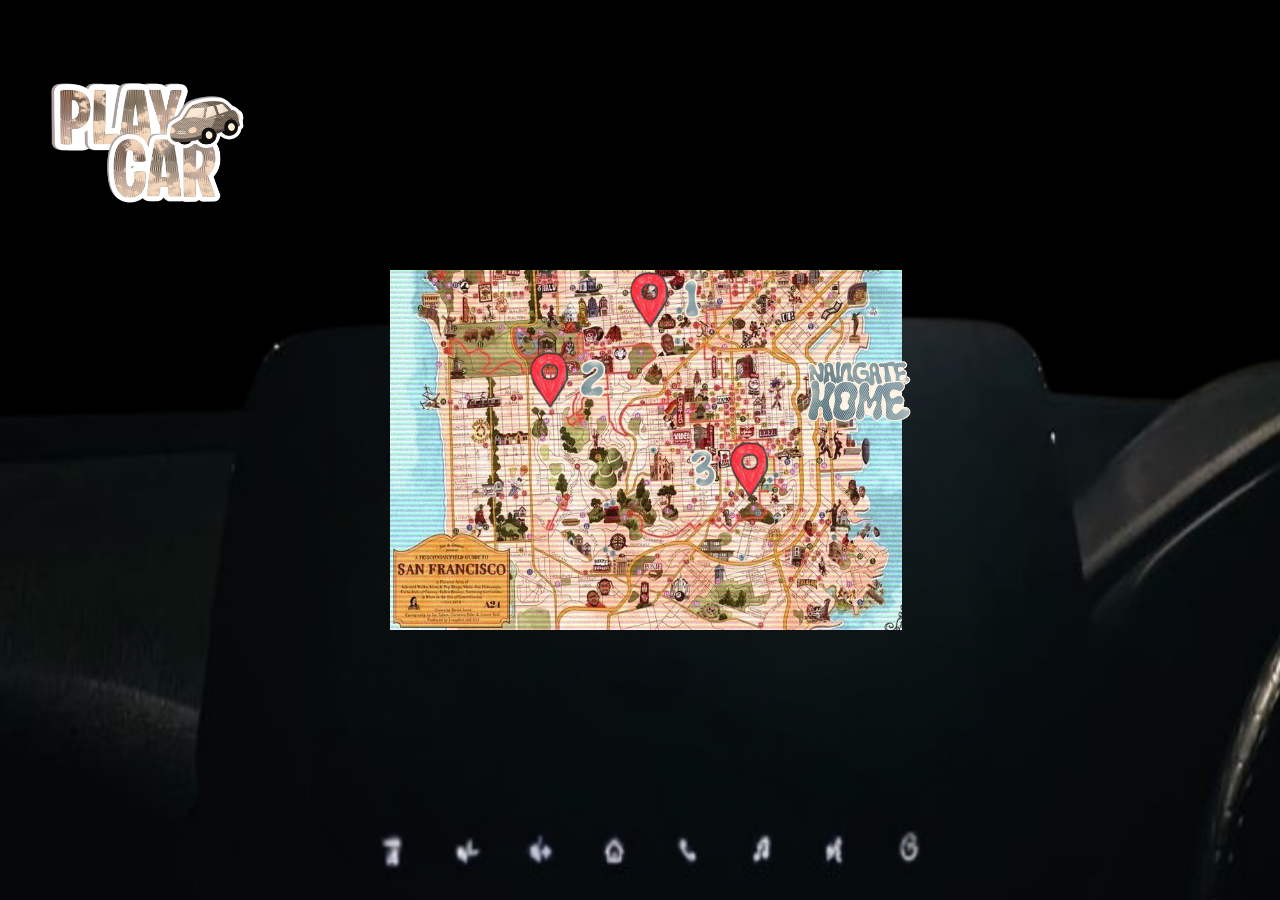
<file: index.html>
<!DOCTYPE html>
<html>
<head>
    <title>Playcar</title>
    <link rel="stylesheet" href="style.css">
</head>

<body>
 
    <video autoplay muted loop playsinline class="background-video">
    <source src="assets/2skybackground.mp4" type="video/mp4">
    </video>
    <img src="assets/car.png" class="car">
    <img src="assets/sanfrancsicomap2.png" class="map">
    <img src="assets/logo.png" class="main-title">
    <img src="assets/navigatehomedisplay.png" class="navigatehomedisplay">

    <img src="assets/number1.png" class="number1">
    <img src="assets/number2.png" class="number2">
    <img src="assets/number3.png" class="number3">

    <a href="home.html">
    <img src="assets/locationpin.png" class="pinhome">
    </a>

    <a href="tictactoe.html">
    <img src="assets/locationpin.png" class="pintictactoe">
    </a>

    <a href="memorygame.html">
    <img src="assets/locationpin.png" class="pinmemory">
    </a>


</body>
</html>
</file>
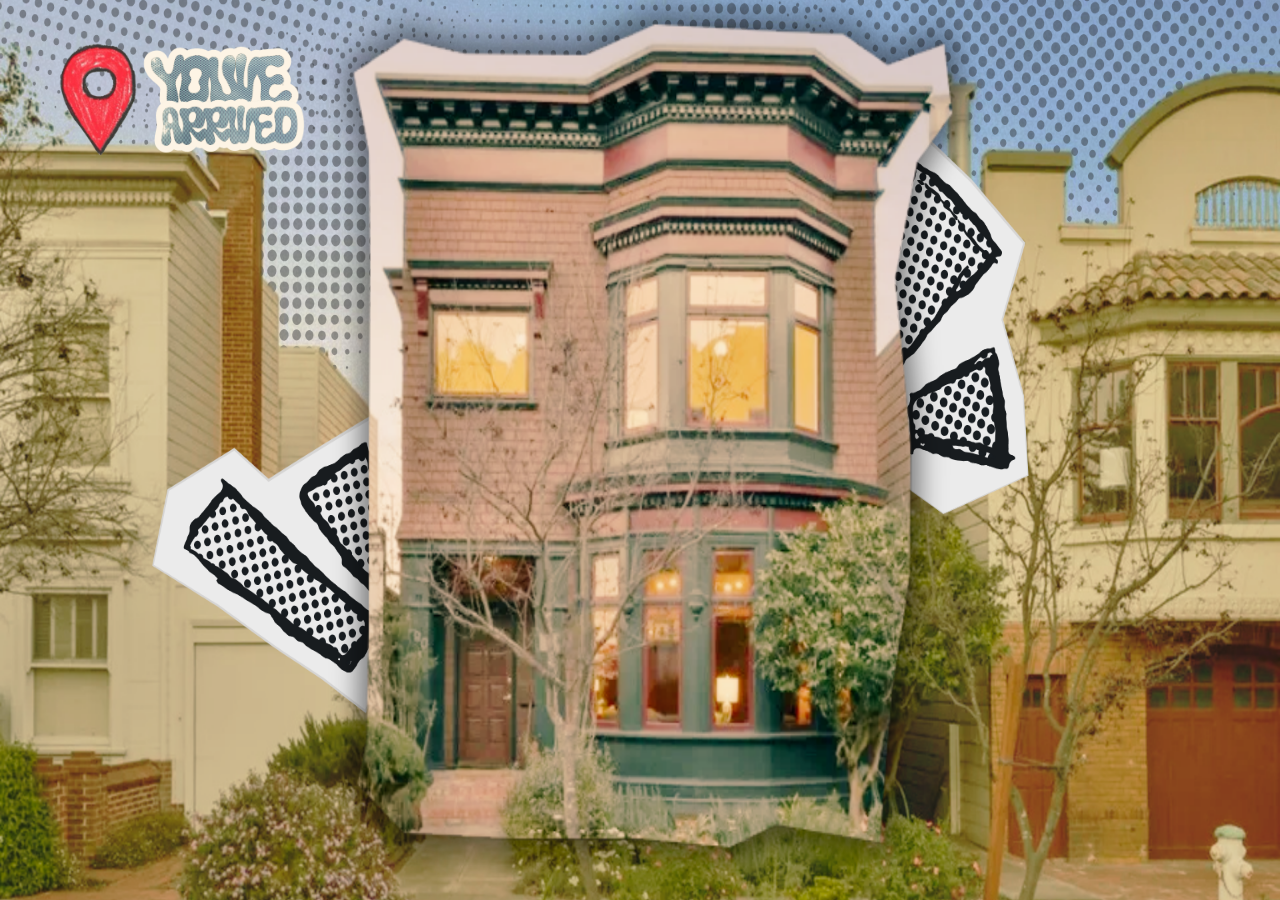
<file: home.html>
<!DOCTYPE html>
<html>
   
<head> 
    <title>Home</title>
     <link rel="stylesheet" href="home.css">
</head>

    <body>

        <img src="assets/homebackground2.png" class="home-background">
        <img src="assets/house.png" class="house">
        <img src="assets/youvearrived.png" class="youvearrived">
       
        <a href="index.html">
             <img src="assets/locationpin.png" class="pin">
        </a>

    </body>
</html>
</file>
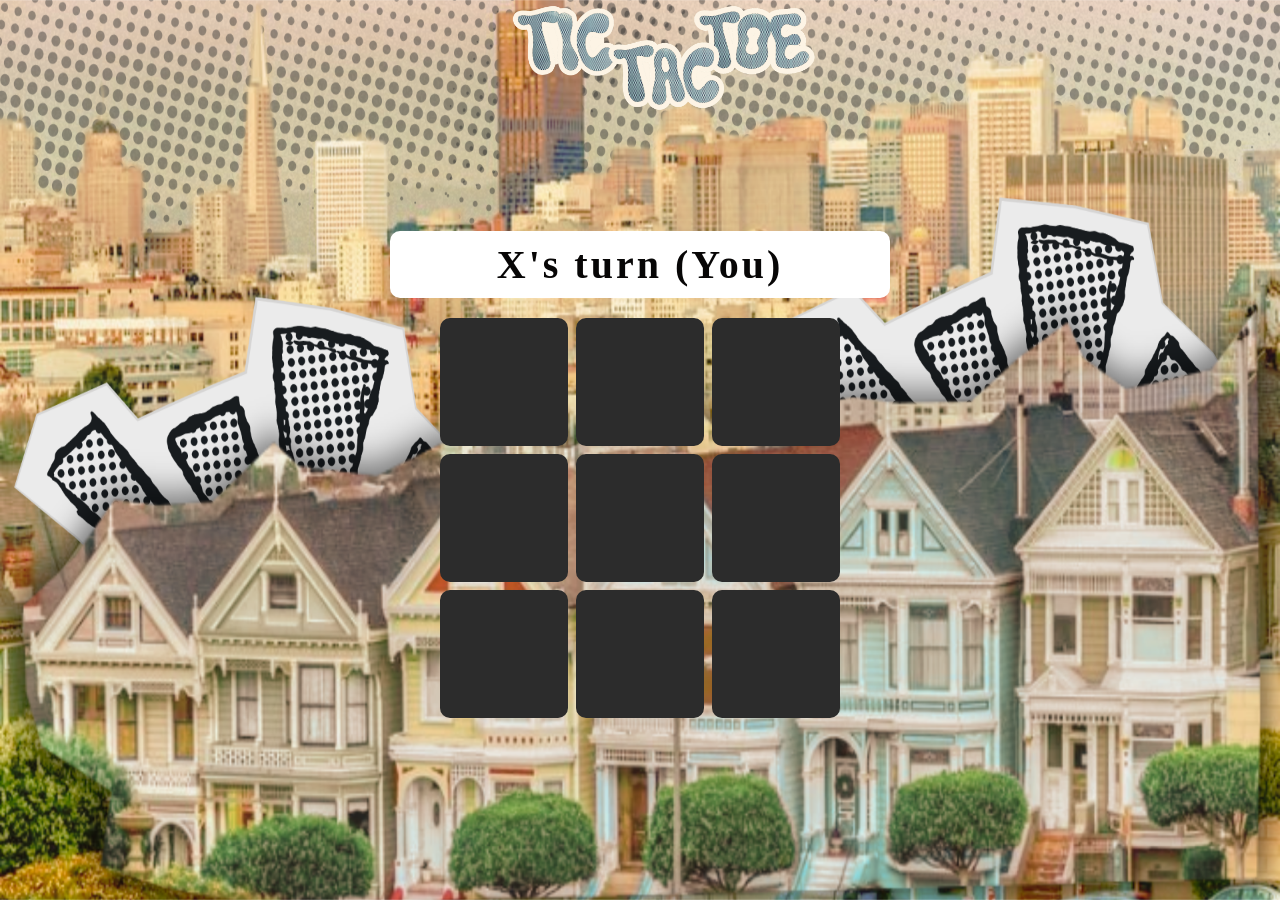
<file: tictactoe.html>
<!DOCTYPE html>
<html lang="en">
<head>
    <meta charset="UTF-8">
    <meta namer="iewport" content="width=devise-width", initial-scale="1.0">
    <title>1st Game</title>
    <link rel="stylesheet" href="tictactoe.css">

</head>

<body class="tictactoe">

    <img src="assets/tictactoebackground.png" class="tictactoe-background">

    <div class="container">
     <img src="assets/tictactoelogo.png" class="title-tictactoe">

     <h2 class="status">Player's turn</h2>

        <div class="board">
            <div class="cell" cellIndex="0"></div>
            <div class="cell" cellIndex="1"></div>
            <div class="cell" cellIndex="2"></div>
            <div class="cell" cellIndex="3"></div>
            <div class="cell" cellIndex="4"></div>
            <div class="cell" cellIndex="5"></div>
            <div class="cell" cellIndex="6"></div>
            <div class="cell" cellIndex="7"></div>
            <div class="cell" cellIndex="8"></div>
        </div>

        <button class="next-level">Continue</button>
        <button class="restart-btn">Try Again</button>
    </div>

    <script src="tictactoe.js"></script>
</body>
</html>
</file>
<file: style.css>
body { 
    margin: 0;
    overflow: hidden;
    background: black;
    scroll-behavior: smooth;
}

.background-video { 
    position: fixed; 
    z-index: -1;
    height: 125%; 
    width: 111.25%;
}

.car { 
    position: fixed; 
    z-index: 1;
    height: 100%;
    width: 100%;
}

.map {
    z-index: 3;
    position: fixed;
    width: 40%;
    height: 40%;
    left: 390px;
    top: 270px;
}

.main-title { 
    width: 500px;
    position: fixed;
    margin-top: 10px;
    z-index: 3;
    transition: transform 0.3s ease;

}

@keyframes spin {
    from {
        rotate: 0deg;
    }

    to {
        rotate: -360deg;
    }
}


.main-title:hover { 
    transform: scale(1.08) translateY(-5px);
    animation: /* slideIn 1.5s ease-out forwards,*/ spin 4s linear infinite; 

}

/* @keyframes slideIn { 
    from { 
        opacity: 0; 
        transform: translateX(-200px, -50%);
    } 

    to { 
        opacity: 1; 
        transform: translateX(0);
    }

} */

.navigatehomedisplay { 
    position: fixed;
    width: 250px;
    top: 350px;
    right: 230px;
    transition: transform 0.3s ease;
    z-index: 5;
}

.navigatehomedisplay:hover { 
    transform: scale(1.08) translateY(-5px); 
}

.pinhome {
    z-index: 999;
    position: absolute;
}

.pintictactoe,
.pinhome, 
.pinmemory {
    z-index: 999;
    position: absolute;
    width: 100px;
    animation: pulse 1.5s infinite;
}

.pintictactoe { 
    top: 250px; 
    left: 600px;
}


.pinmemory { 
    top: 330px; 
    left: 500px;
}

.pinhome { 
    top: 420px;
    left: 700px;
}

/* .pintictactoe:hover,
.pinhome:hover, 
.pinmemory:hover {
   transform: scale(1.08) translateY(-5px);
} */

@keyframes pulse {
    0% {
        transform: scale(1);
        filter: drop-shadow(0 0 0px rgba(0, 255, 255, 0));
    }

    50% {
        transform: scale(1.15);
        filter: drop-shadow(0 0 10px rgba(255, 255, 255, 0.8));
    }

    100% {
        transform: scale(1);
        filter: drop-shadow(0 0 0px rgba(0, 255, 255, 0));
    }
}

.number1,
.number2,
.number3 {
    position: fixed;
    z-index: 999;
    width: 200px;
    animation: pulse 4.0s infinite
}

.number1 {
    top: 270px; 
    left: 675px;
}

.number2 { 
    top: 350px; 
    left: 540px;
}

.number3 { 
    top: 440px;
    left: 610px;
}
</file>
<file: home.css>
body {
    margin: 0;
    overflow: hidden;
}

.home-background {
    position: fixed;
    width: 100%;
    height: 100%;
    z-index: -1;
}

.house {
    position: fixed;
    width: 100%;
    height: 100%;
    z-index: 1;
    transition: transform 0.3s ease;
}

.house:hover { 
    transform: scale(1.02) translateY(-3px);
}

.pin { 
    z-index: 999;
    position: absolute;
    width: 200px;
    animation: pulse 1.5s infinite;
}

@keyframes pulse {
    0% {
        transform: scale(1);
        filter: drop-shadow(0 0 0px rgba(0, 255, 255, 0));
    }

    50% {
        transform: scale(1.15);
        filter: drop-shadow(0 0 10px rgba(255, 255, 255, 0.8));
    }

    100% {
        transform: scale(1);
        filter: drop-shadow(0 0 0px rgba(0, 255, 255, 0));
    }
}

.youvearrived { 
    z-index: 999;
    position: absolute;
    width: 400px;
    top: 40px;
   /* animation: pulse 1.5s infinite; */
    left: 110px;
}
</file>
<file: tictactoe.css>
.container {
    text-align: center;
    max-width: 500px;
    width: 100%;
    padding: 20px;
}

.title-tictactoe {
    position: fixed;
    top: -200px;
    right: 270px;
    width: 500px;
    margin-top: 200px;
    border: 10px;
    border-radius: 8px;
    animation: move 1.4s infinite alternate;
}

@keyframes move{
    from {transform: translateY(0);}
    to {transform: translateY(-15px);}
}

.tictactoe-background { 
    position: fixed;
    top: -0.5px;
    width: 100%;
    height: 100%;
    z-index: -1;
}

.tictactoe {
    font-family: "nineties", serif;
    color: rgb(7, 6, 6);
    min-height: 100vh;
    display: flex;
    justify-content: center;
    align-items: center;
    flex-direction: column;
}

@font-face {
    font-family: "nineties";
    src: url(https://www.dafont.com/es/bringbold-nineties.font);
}

.status {
    font-size: 40px;
    margin-bottom: 20px;
    letter-spacing: 3px;
    background-color: white;
    padding: 10px;
    border-radius: 10px;
    border-color: #000;
}

.board {
    width: 400px;
    height: 400px;
    margin: auto;
    display: grid;
    grid-template-columns: repeat(3, 1fr);
    grid-template-rows: repeat(3, 1fr);
    gap: 8px;
}

.cell {
    background: #2c2c2c;
    border-radius: 10px;
    font-size: 15px;
    display: flex;
    justify-content: center;
    align-items: center;
    cursor: pointer;
    transition: 0.2s ease;
}

.cell:hover {
    background: #7a7979;
}

.cell img {
    width: 70%;
    height: 70%;
    object-fit: contain;
    pointer-events: none;
}

.next-level{
    font-size: 20px;
    margin-top: 25px;
    margin-left: 140px;
    padding: 10px 20px;
    border: none;
    border-radius: 8px;
    cursor: pointer;
    background: #0ac1c1;
    color: #000;
    transition: all 0.2s ease;
    font-family: "nineties";
    letter-spacing: 3px;
    width: 50%;
}

.next-level:hover {
    background: #7fdadf;
    transform:translateY(-15px);
}

.restart-btn {
    font-size: 20px;
    margin-top: 25px;
    margin-left: 140px;
    padding: 10px 20px;
    border: none;
    border-radius: 8px;
    cursor: pointer;
    background: #0ac1c1;
    color: #000;
    transition: all 0.2s ease;
    font-family: "nineties";
    letter-spacing: 3px;
    width: 50%;
}

.restart-btn:hover { 
    background: #7fdadf;
    transform:translateY(-15px);
}
</file>
